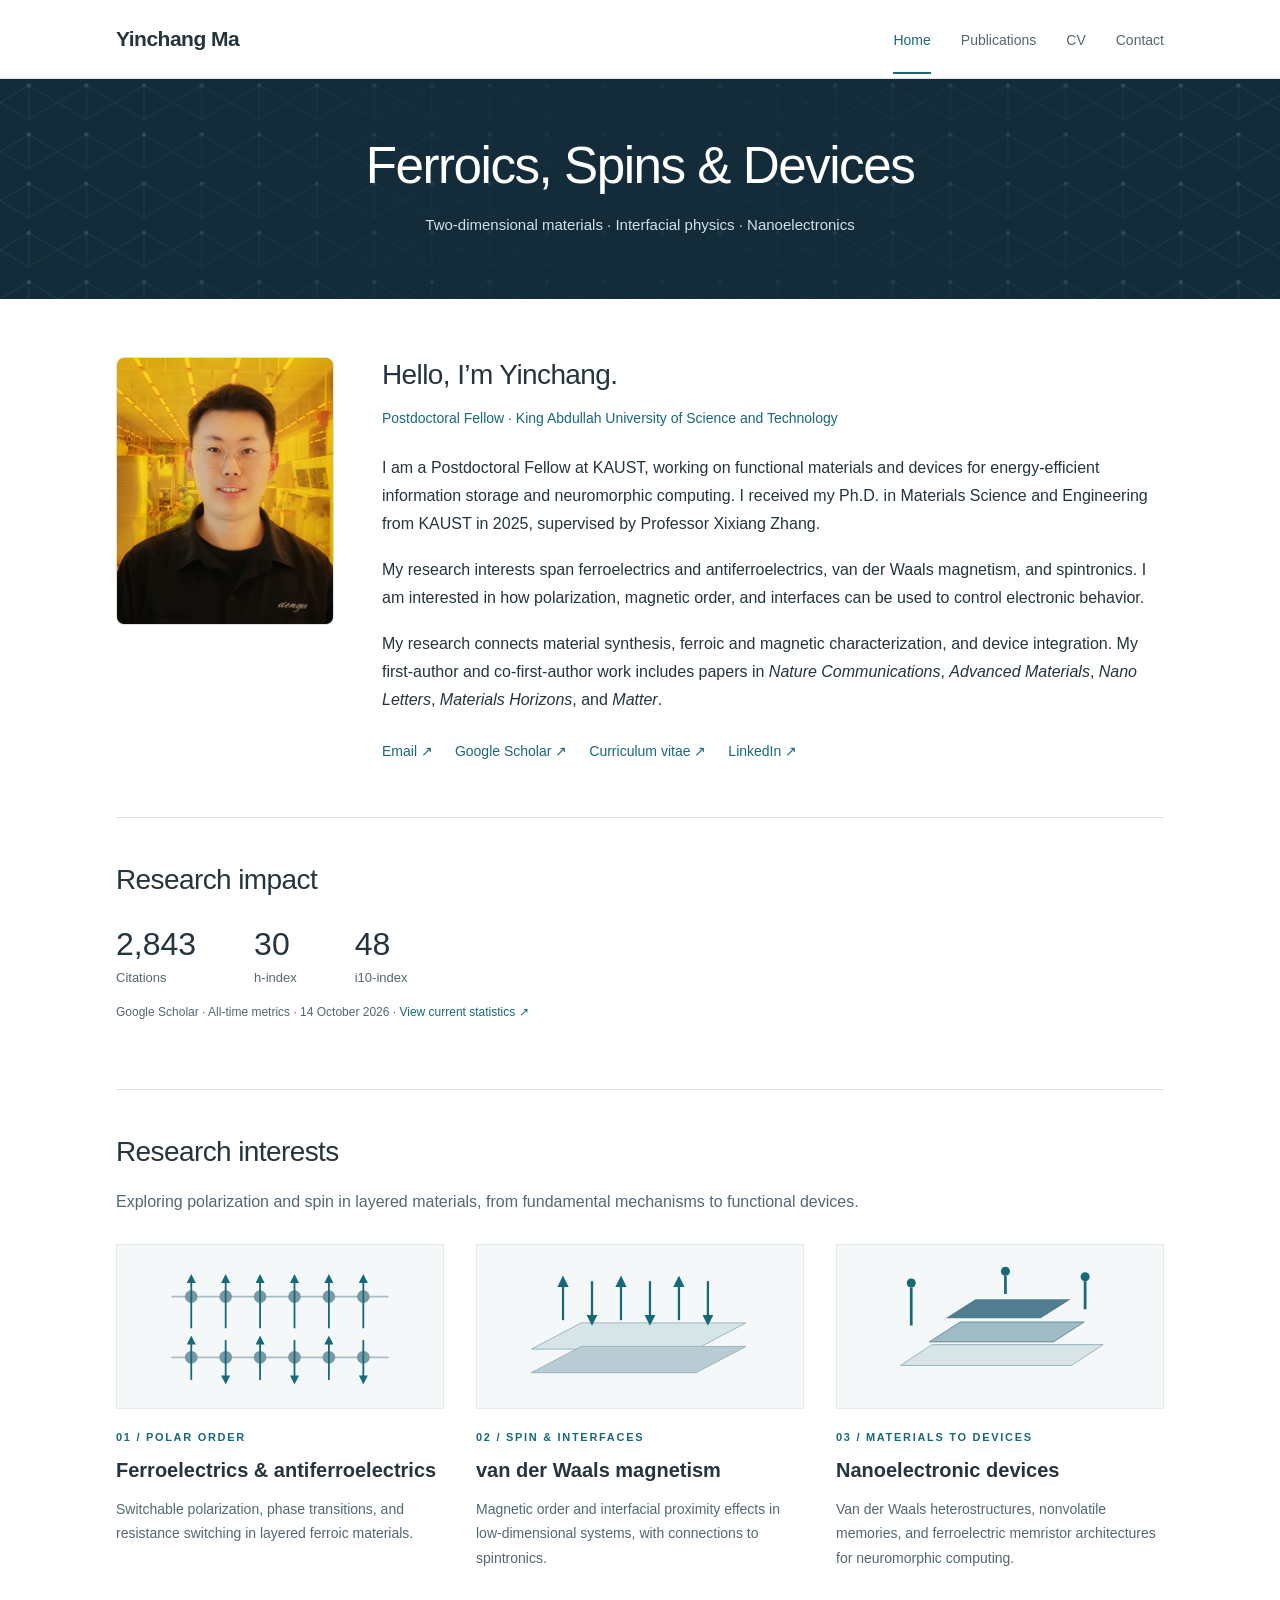
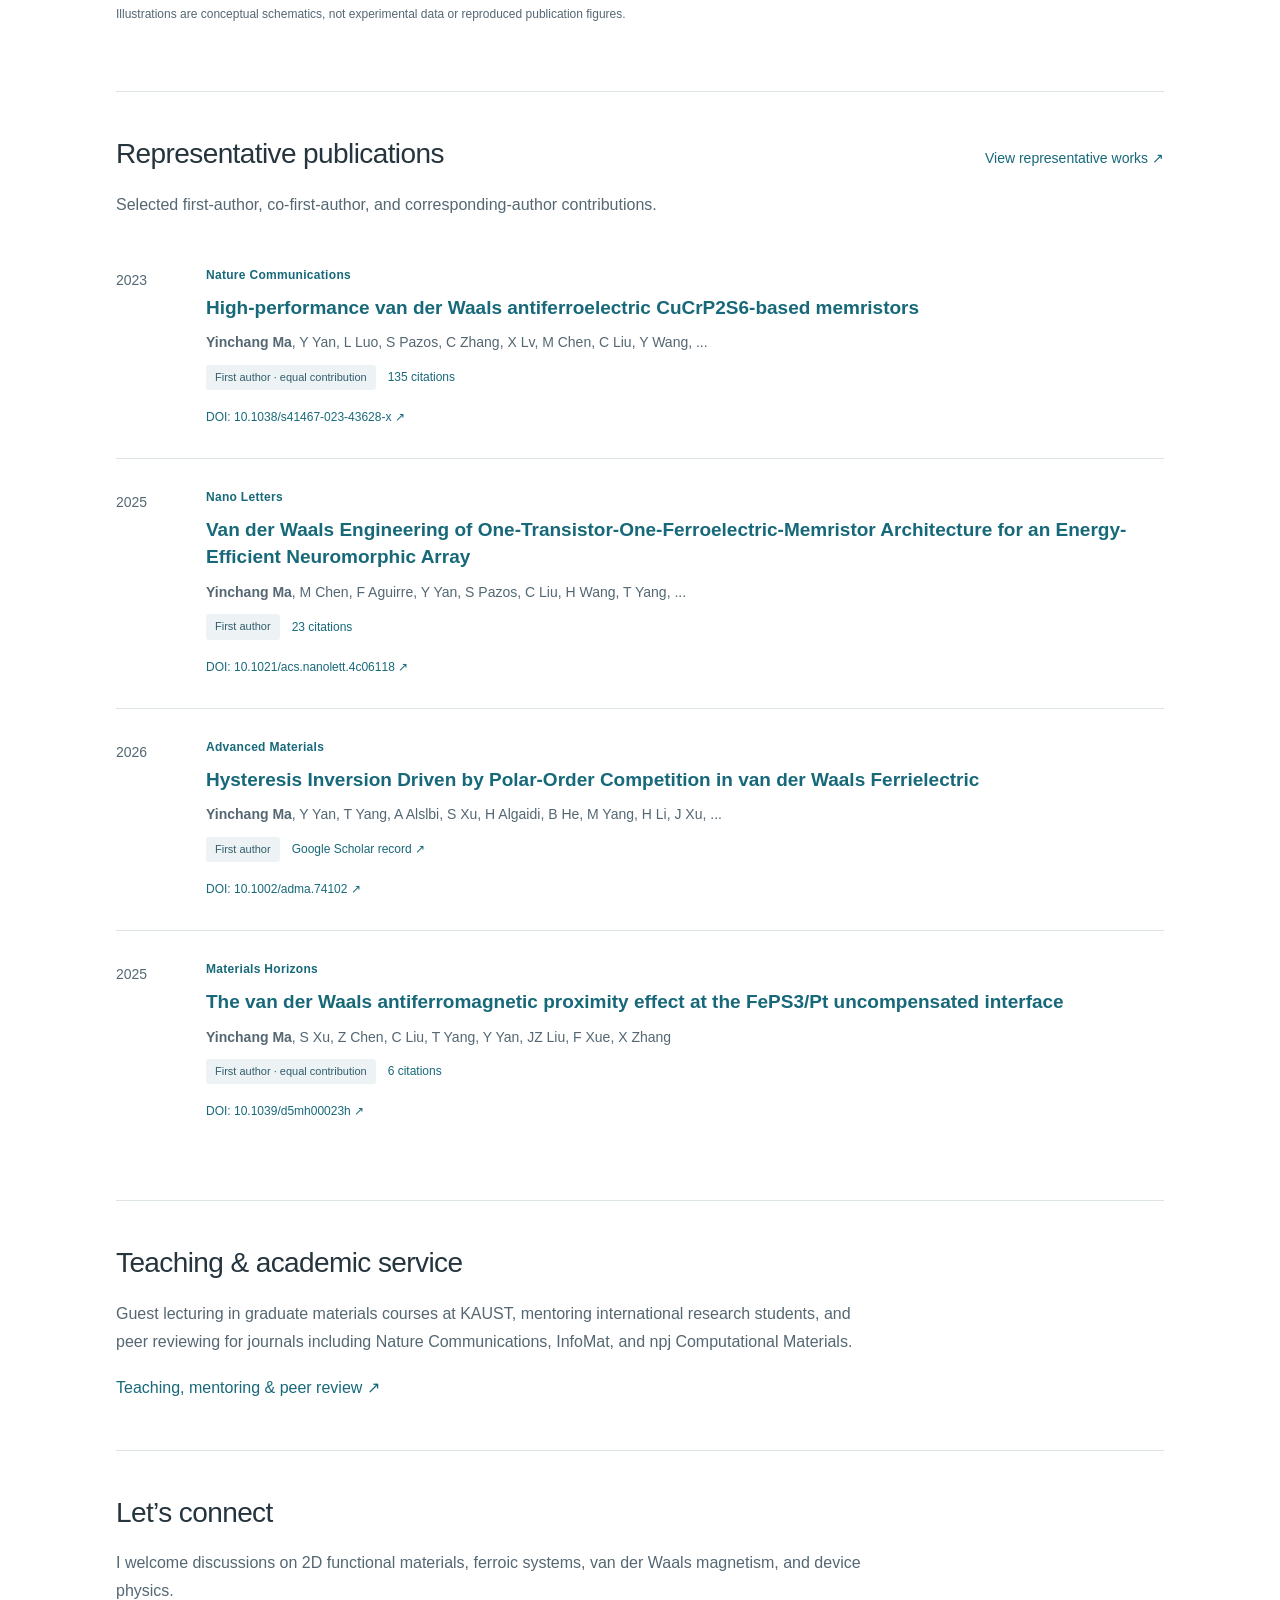
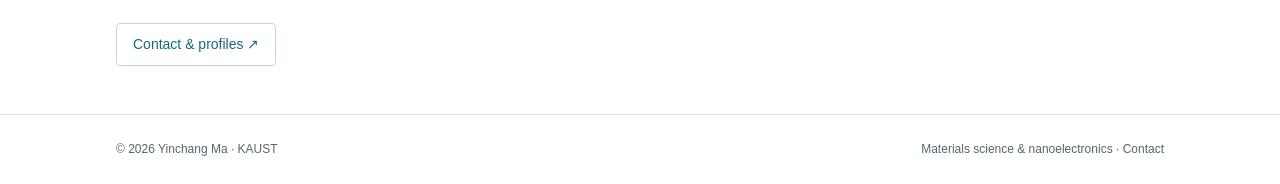
<file: index.html>
<!doctype html>
<html lang="en"><head><meta charset="utf-8"><meta name="viewport" content="width=device-width, initial-scale=1"><meta name="description" content="Yinchang Ma, Postdoctoral Fellow at KAUST. Research in 2D materials, ferroelectrics, antiferroelectrics, van der Waals magnetism, spintronics and nanoelectronic devices."><meta name="theme-color" content="#142c39"><title>Ferroics, Spins & Devices | Yinchang Ma</title><link rel="icon" type="image/svg+xml" href="favicon.svg"><link rel="stylesheet" href="style.css"><script src="site.js" defer></script></head><body><a class="skip" href="#main">Skip to content</a><header class="site-header"><nav class="wrap nav" aria-label="Main navigation"><a class="brand" href="index.html">Yinchang Ma</a><button class="menu" aria-expanded="false" aria-controls="main-nav">Menu</button><div class="navlinks" id="main-nav"><a href="index.html" aria-current="page">Home</a><a href="publications.html">Publications</a><a href="cv.html">CV</a><a href="contact.html">Contact</a></div></nav></header>
<div class="banner"><div class="wrap"><h1>Ferroics, Spins &amp; Devices</h1><p>Two-dimensional materials · Interfacial physics · Nanoelectronics</p></div></div><main id="main" class="wrap"><section class="intro" aria-labelledby="intro-title"><div class="portrait photo"><img src="portrait.jpg" alt="Yinchang Ma in a laboratory" width="2838" height="2838" fetchpriority="high"></div><div><h2 id="intro-title">Hello, I’m Yinchang.</h2><p class="role">Postdoctoral Fellow · King Abdullah University of Science and Technology</p><p>I am a Postdoctoral Fellow at KAUST, working on functional materials and devices for energy-efficient information storage and neuromorphic computing. I received my Ph.D. in Materials Science and Engineering from KAUST in 2025, supervised by Professor Xixiang Zhang.</p><p>My research interests span ferroelectrics and antiferroelectrics, van der Waals magnetism, and spintronics. I am interested in how polarization, magnetic order, and interfaces can be used to control electronic behavior.</p><p>My research connects material synthesis, ferroic and magnetic characterization, and device integration. My first-author and co-first-author work includes papers in <em>Nature Communications</em>, <em>Advanced Materials</em>, <em>Nano Letters</em>, <em>Materials Horizons</em>, and <em>Matter</em>.</p><div class="links"><a href="mailto:yinchangma@gmail.com">Email ↗</a><a href="https://scholar.google.com/citations?user=0b5xoz0AAAAJ&hl=en">Google Scholar ↗</a><a href="yinchang-ma-cv.pdf">Curriculum vitae ↗</a><a href="https://www.linkedin.com/in/yinchang-ma-476800216/">LinkedIn ↗</a></div></div></section>
<section class="section"><h2>Research impact</h2><div class="metrics"><div><strong>2,843</strong><span>Citations</span></div><div><strong>30</strong><span>h-index</span></div><div><strong>48</strong><span>i10-index</span></div></div><p class="status">Google Scholar · All-time metrics · 14 October 2026 · <a href="https://scholar.google.com/citations?user=0b5xoz0AAAAJ&hl=en">View current statistics ↗</a></p></section><section class="section" id="research"><div class="section-title"><h2>Research interests</h2></div><p class="lede">Exploring polarization and spin in layered materials, from fundamental mechanisms to functional devices.</p><div class="research"><article><svg class="diagram" viewBox="0 0 320 180" role="img" aria-label="Conceptual polarization illustration"><defs><marker id="arrow-polarization" viewBox="0 0 10 10" refX="5" refY="5" markerWidth="5" markerHeight="5" orient="auto-start-reverse"><path d="M0 0L10 5L0 10Z" fill="#17697a"/></marker></defs><path d="M40 57H280M40 124H280" stroke="#a8bdc5" stroke-width="2"/><circle cx="62" cy="57" r="7" fill="#7798a5"/><path d="M62 92V37" stroke="#17697a" stroke-width="2" marker-end="url(#arrow-polarization)"/><circle cx="62" cy="124" r="7" fill="#7798a5"/><path d="M62 149V105" stroke="#17697a" stroke-width="2" marker-end="url(#arrow-polarization)"/><circle cx="100" cy="57" r="7" fill="#7798a5"/><path d="M100 92V37" stroke="#17697a" stroke-width="2" marker-end="url(#arrow-polarization)"/><circle cx="100" cy="124" r="7" fill="#7798a5"/><path d="M100 105V149" stroke="#17697a" stroke-width="2" marker-end="url(#arrow-polarization)"/><circle cx="138" cy="57" r="7" fill="#7798a5"/><path d="M138 92V37" stroke="#17697a" stroke-width="2" marker-end="url(#arrow-polarization)"/><circle cx="138" cy="124" r="7" fill="#7798a5"/><path d="M138 149V105" stroke="#17697a" stroke-width="2" marker-end="url(#arrow-polarization)"/><circle cx="176" cy="57" r="7" fill="#7798a5"/><path d="M176 92V37" stroke="#17697a" stroke-width="2" marker-end="url(#arrow-polarization)"/><circle cx="176" cy="124" r="7" fill="#7798a5"/><path d="M176 105V149" stroke="#17697a" stroke-width="2" marker-end="url(#arrow-polarization)"/><circle cx="214" cy="57" r="7" fill="#7798a5"/><path d="M214 92V37" stroke="#17697a" stroke-width="2" marker-end="url(#arrow-polarization)"/><circle cx="214" cy="124" r="7" fill="#7798a5"/><path d="M214 149V105" stroke="#17697a" stroke-width="2" marker-end="url(#arrow-polarization)"/><circle cx="252" cy="57" r="7" fill="#7798a5"/><path d="M252 92V37" stroke="#17697a" stroke-width="2" marker-end="url(#arrow-polarization)"/><circle cx="252" cy="124" r="7" fill="#7798a5"/><path d="M252 105V149" stroke="#17697a" stroke-width="2" marker-end="url(#arrow-polarization)"/></svg><div class="kicker">01 / Polar order</div><h3>Ferroelectrics & antiferroelectrics</h3><p>Switchable polarization, phase transitions, and resistance switching in layered ferroic materials.</p></article><article><svg class="diagram" viewBox="0 0 320 180" role="img" aria-label="Conceptual magnetism illustration"><defs><marker id="arrow-magnetism" viewBox="0 0 10 10" refX="5" refY="5" markerWidth="5" markerHeight="5" orient="auto-start-reverse"><path d="M0 0L10 5L0 10Z" fill="#17697a"/></marker></defs><path d="M40 115L222 115L277 86L95 86Z" fill="#d7e4e8" stroke="#94b1bd"/><path d="M40 141L222 141L277 112L95 112Z" fill="#b9ccd4" stroke="#94b1bd"/><path d="M75 83V40" stroke="#17697a" stroke-width="2.5" marker-end="url(#arrow-magnetism)"/><path d="M107 40V83" stroke="#17697a" stroke-width="2.5" marker-end="url(#arrow-magnetism)"/><path d="M139 83V40" stroke="#17697a" stroke-width="2.5" marker-end="url(#arrow-magnetism)"/><path d="M171 40V83" stroke="#17697a" stroke-width="2.5" marker-end="url(#arrow-magnetism)"/><path d="M203 83V40" stroke="#17697a" stroke-width="2.5" marker-end="url(#arrow-magnetism)"/><path d="M235 40V83" stroke="#17697a" stroke-width="2.5" marker-end="url(#arrow-magnetism)"/></svg><div class="kicker">02 / Spin & interfaces</div><h3>van der Waals magnetism</h3><p>Magnetic order and interfacial proximity effects in low-dimensional systems, with connections to spintronics.</p></article><article><svg class="diagram" viewBox="0 0 320 180" role="img" aria-label="Conceptual devices illustration"><defs><marker id="arrow-devices" viewBox="0 0 10 10" refX="5" refY="5" markerWidth="5" markerHeight="5" orient="auto-start-reverse"><path d="M0 0L10 5L0 10Z" fill="#17697a"/></marker></defs><path d="M50 133L239 133L274 110L85 110Z" fill="#d7e4e8" stroke="#94b1bd"/><path d="M82 107L219 107L253 85L116 85Z" fill="#9ebbc6" stroke="#648795"/><path d="M100 81L205 81L238 60L133 60Z" fill="#507d90"/><path d="M62 47V89M254 40V71M166 34V54" stroke="#17697a" stroke-width="3"/><circle cx="62" cy="42" r="5" fill="#17697a"/><circle cx="254" cy="35" r="5" fill="#17697a"/><circle cx="166" cy="29" r="5" fill="#17697a"/></svg><div class="kicker">03 / Materials to devices</div><h3>Nanoelectronic devices</h3><p>Van der Waals heterostructures, nonvolatile memories, and ferroelectric memristor architectures for neuromorphic computing.</p></article></div><p class="caption">Illustrations are conceptual schematics, not experimental data or reproduced publication figures.</p></section><section class="section"><div class="section-title"><h2>Representative publications</h2><a href="publications.html">View representative works ↗</a></div><p class="lede">Selected first-author, co-first-author, and corresponding-author contributions.</p><article class="pub" data-topic="Ferroics"><div class="year">2023</div><div><div class="journal">Nature Communications</div><h3><a href="https://doi.org/10.1038/s41467-023-43628-x">High-performance van der Waals antiferroelectric CuCrP2S6-based memristors</a></h3><p class="authors"><strong>Yinchang Ma</strong>, Y Yan, L Luo, S Pazos, C Zhang, X Lv, M Chen, C Liu, Y Wang, ...</p><div class="pub-meta"><span class="author-role">First author · equal contribution</span><span class="citation-count"><a href="https://scholar.google.com/citations?view_op=view_citation&amp;hl=en&amp;user=0b5xoz0AAAAJ&amp;citation_for_view=0b5xoz0AAAAJ:aqlVkmm33-oC">135 citations</a></span></div><a class="doi" href="https://doi.org/10.1038/s41467-023-43628-x">DOI: 10.1038/s41467-023-43628-x ↗</a> </div></article><article class="pub" data-topic="Devices"><div class="year">2025</div><div><div class="journal">Nano Letters</div><h3><a href="https://doi.org/10.1021/acs.nanolett.4c06118">Van der Waals Engineering of One-Transistor-One-Ferroelectric-Memristor Architecture for an Energy-Efficient Neuromorphic Array</a></h3><p class="authors"><strong>Yinchang Ma</strong>, M Chen, F Aguirre, Y Yan, S Pazos, C Liu, H Wang, T Yang, ...</p><div class="pub-meta"><span class="author-role">First author</span><span class="citation-count"><a href="https://scholar.google.com/citations?view_op=view_citation&amp;hl=en&amp;user=0b5xoz0AAAAJ&amp;cstart=20&amp;pagesize=80&amp;citation_for_view=0b5xoz0AAAAJ:r0BpntZqJG4C">23 citations</a></span></div><a class="doi" href="https://doi.org/10.1021/acs.nanolett.4c06118">DOI: 10.1021/acs.nanolett.4c06118 ↗</a> </div></article><article class="pub" data-topic="Ferroics"><div class="year">2026</div><div><div class="journal">Advanced Materials</div><h3><a href="https://doi.org/10.1002/adma.74102">Hysteresis Inversion Driven by Polar-Order Competition in van der Waals Ferrielectric</a></h3><p class="authors"><strong>Yinchang Ma</strong>, Y Yan, T Yang, A Alslbi, S Xu, H Algaidi, B He, M Yang, H Li, J Xu, ...</p><div class="pub-meta"><span class="author-role">First author</span><span class="citation-count"><a href="https://scholar.google.com/citations?view_op=view_citation&amp;hl=en&amp;user=0b5xoz0AAAAJ&amp;cstart=20&amp;pagesize=80&amp;citation_for_view=0b5xoz0AAAAJ:NaGl4SEjCO4C">Google Scholar record ↗</a></span></div><a class="doi" href="https://doi.org/10.1002/adma.74102">DOI: 10.1002/adma.74102 ↗</a> </div></article><article class="pub" data-topic="Magnetism"><div class="year">2025</div><div><div class="journal">Materials Horizons</div><h3><a href="https://doi.org/10.1039/d5mh00023h">The van der Waals antiferromagnetic proximity effect at the FePS3/Pt uncompensated interface</a></h3><p class="authors"><strong>Yinchang Ma</strong>, S Xu, Z Chen, C Liu, T Yang, Y Yan, JZ Liu, F Xue, X Zhang</p><div class="pub-meta"><span class="author-role">First author · equal contribution</span><span class="citation-count"><a href="https://scholar.google.com/citations?view_op=view_citation&amp;hl=en&amp;user=0b5xoz0AAAAJ&amp;cstart=20&amp;pagesize=80&amp;citation_for_view=0b5xoz0AAAAJ:j3f4tGmQtD8C">6 citations</a></span></div><a class="doi" href="https://doi.org/10.1039/d5mh00023h">DOI: 10.1039/d5mh00023h ↗</a> </div></article></section><section class="section"><h2>Teaching &amp; academic service</h2><p class="lede">Guest lecturing in graduate materials courses at KAUST, mentoring international research students, and peer reviewing for journals including Nature Communications, InfoMat, and npj Computational Materials.</p><a href="cv.html#service">Teaching, mentoring &amp; peer review ↗</a></section><section class="section"><h2>Let’s connect</h2><p class="lede">I welcome discussions on 2D functional materials, ferroic systems, van der Waals magnetism, and device physics.</p><a class="button-link" href="contact.html">Contact &amp; profiles ↗</a></section></main><footer class="footer"><div class="wrap"><span>© 2026 Yinchang Ma · KAUST</span><span>Materials science &amp; nanoelectronics · <a href="contact.html">Contact</a></span></div></footer></body></html>
</file>
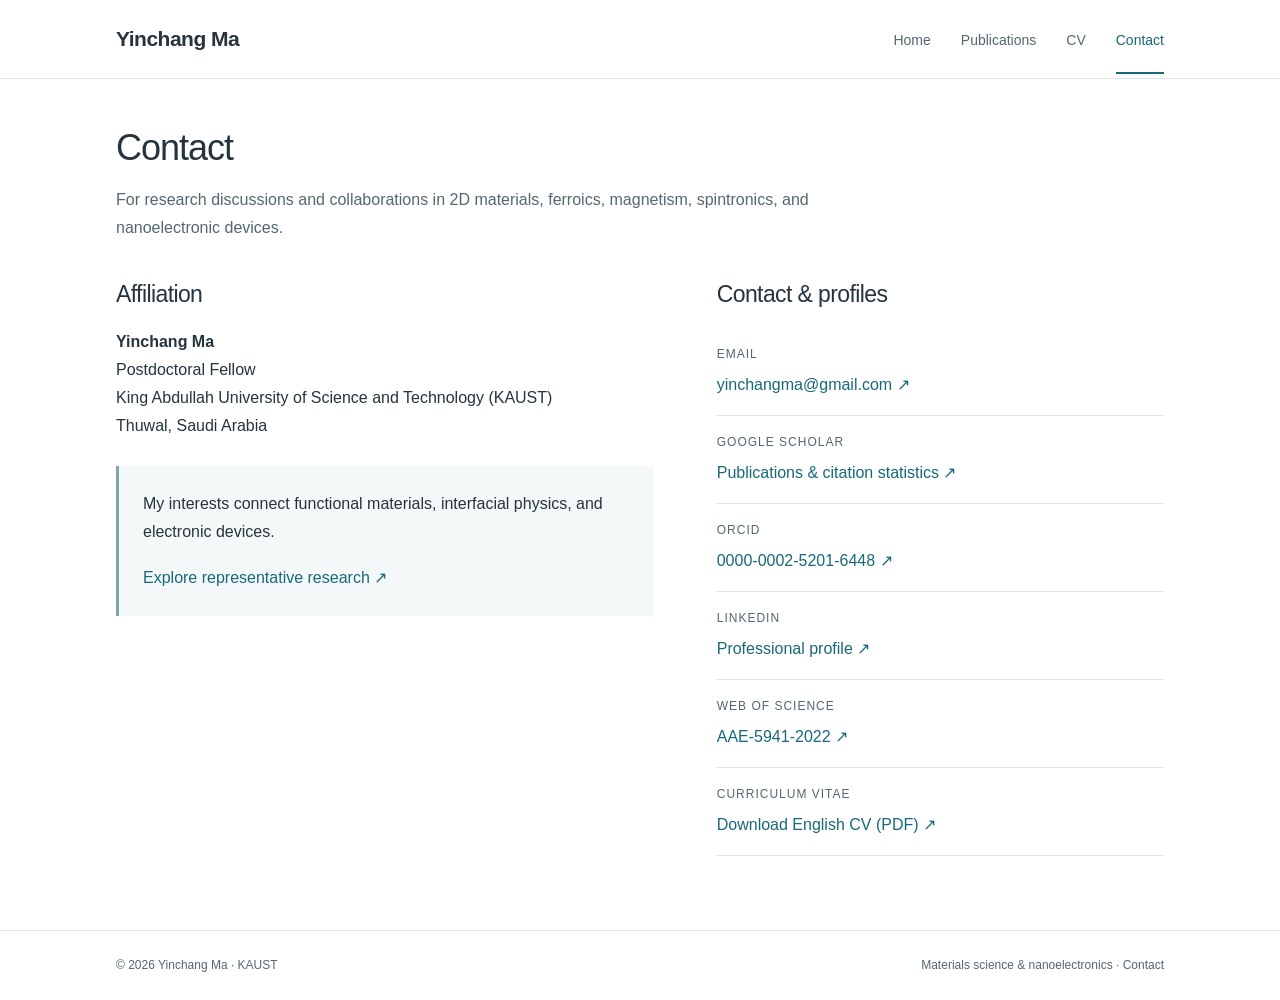
<file: contact.html>
<!doctype html>
<html lang="en"><head><meta charset="utf-8"><meta name="viewport" content="width=device-width, initial-scale=1"><meta name="description" content="Yinchang Ma, Postdoctoral Fellow at KAUST. Research in 2D materials, ferroelectrics, antiferroelectrics, van der Waals magnetism, spintronics and nanoelectronic devices."><meta name="theme-color" content="#142c39"><title>Contact | Yinchang Ma</title><link rel="icon" type="image/svg+xml" href="favicon.svg"><link rel="stylesheet" href="style.css"><script src="site.js" defer></script></head><body><a class="skip" href="#main">Skip to content</a><header class="site-header"><nav class="wrap nav" aria-label="Main navigation"><a class="brand" href="index.html">Yinchang Ma</a><button class="menu" aria-expanded="false" aria-controls="main-nav">Menu</button><div class="navlinks" id="main-nav"><a href="index.html">Home</a><a href="publications.html">Publications</a><a href="cv.html">CV</a><a href="contact.html" aria-current="page">Contact</a></div></nav></header>
<main id="main" class="wrap"><div class="page"><h1>Contact</h1><p class="lede">For research discussions and collaborations in 2D materials, ferroics, magnetism, spintronics, and nanoelectronic devices.</p><div class="contact-grid"><section><h2>Affiliation</h2><p><strong>Yinchang Ma</strong><br>Postdoctoral Fellow<br>King Abdullah University of Science and Technology (KAUST)<br>Thuwal, Saudi Arabia</p><div class="subtle-box"><p>My interests connect functional materials, interfacial physics, and electronic devices.</p><p><a href="publications.html">Explore representative research ↗</a></p></div></section><section><h2>Contact &amp; profiles</h2><dl><div class="contact-item"><dt>Email</dt><dd><a href="mailto:yinchangma@gmail.com">yinchangma@gmail.com ↗</a></dd></div><div class="contact-item"><dt>Google Scholar</dt><dd><a href="https://scholar.google.com/citations?user=0b5xoz0AAAAJ&amp;hl=en">Publications & citation statistics ↗</a></dd></div><div class="contact-item"><dt>ORCID</dt><dd><a href="https://orcid.org/0000-0002-5201-6448">0000-0002-5201-6448 ↗</a></dd></div><div class="contact-item"><dt>LinkedIn</dt><dd><a href="https://www.linkedin.com/in/yinchang-ma-476800216/">Professional profile ↗</a></dd></div><div class="contact-item"><dt>Web of Science</dt><dd><a href="https://www.webofscience.com/wos/author/record/AAE-5941-2022">AAE-5941-2022 ↗</a></dd></div><div class="contact-item"><dt>Curriculum vitae</dt><dd><a href="yinchang-ma-cv.pdf">Download English CV (PDF) ↗</a></dd></div></dl></section></div></div></main><footer class="footer"><div class="wrap"><span>© 2026 Yinchang Ma · KAUST</span><span>Materials science &amp; nanoelectronics · <a href="contact.html">Contact</a></span></div></footer></body></html>
</file>
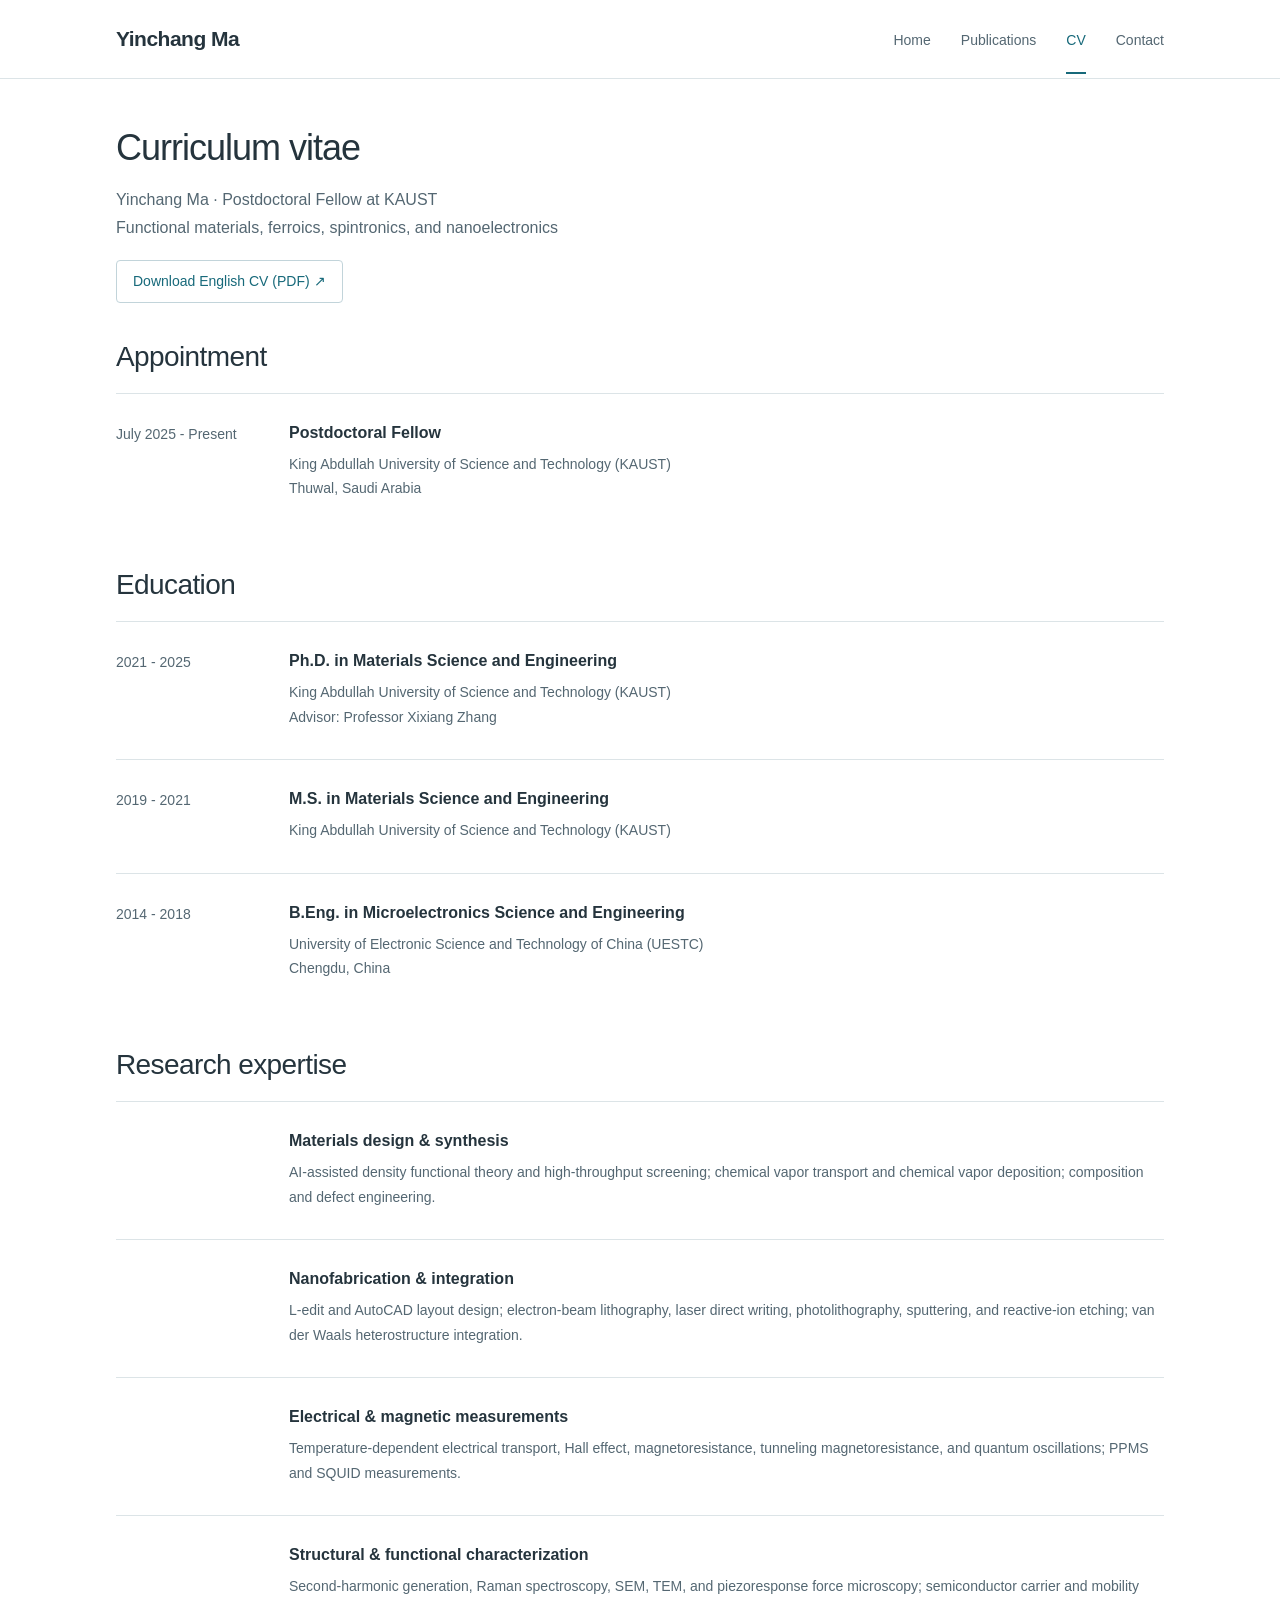
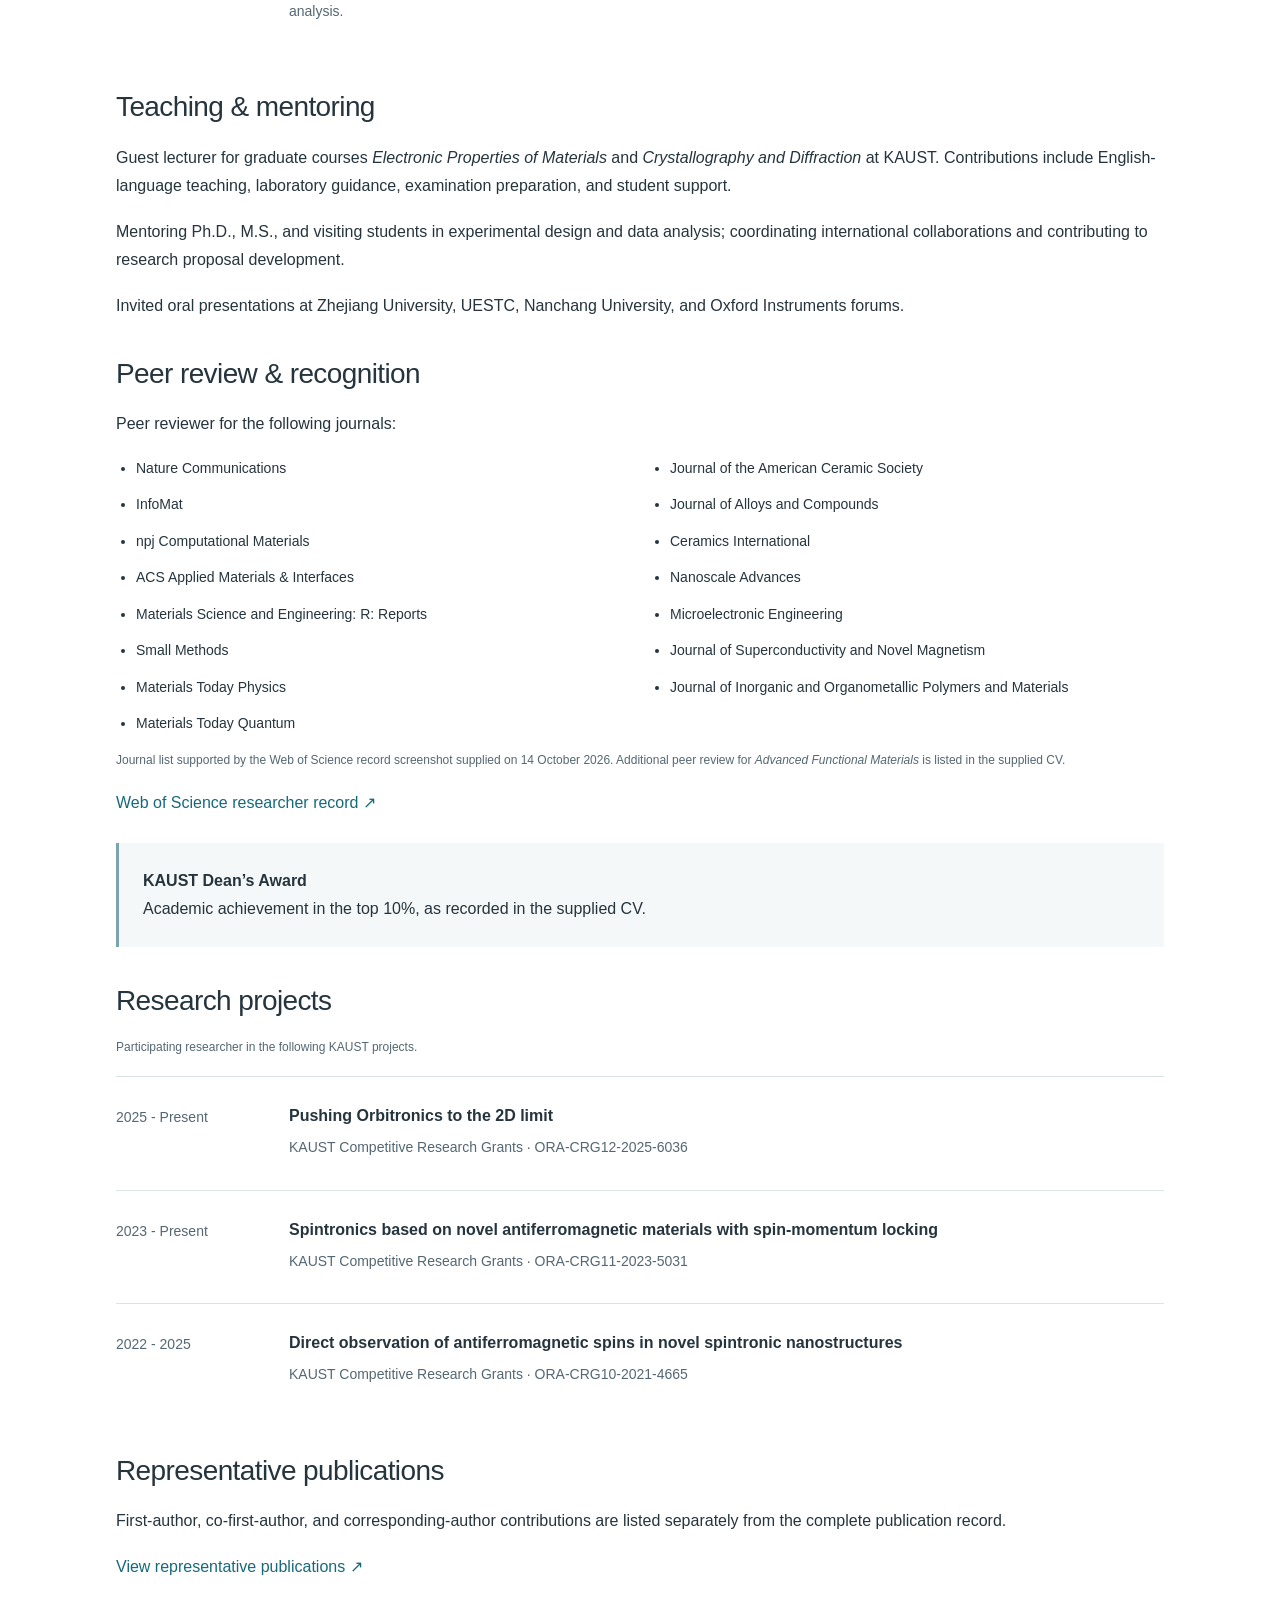
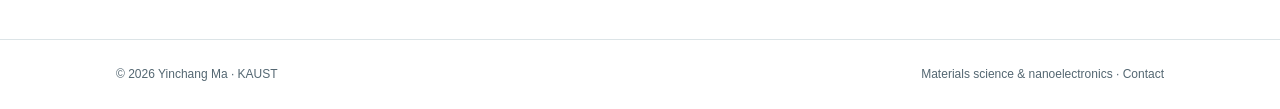
<file: cv.html>
<!doctype html>
<html lang="en"><head><meta charset="utf-8"><meta name="viewport" content="width=device-width, initial-scale=1"><meta name="description" content="Yinchang Ma, Postdoctoral Fellow at KAUST. Research in 2D materials, ferroelectrics, antiferroelectrics, van der Waals magnetism, spintronics and nanoelectronic devices."><meta name="theme-color" content="#142c39"><title>Academic Profile | Yinchang Ma</title><link rel="icon" type="image/svg+xml" href="favicon.svg"><link rel="stylesheet" href="style.css"><script src="site.js" defer></script></head><body><a class="skip" href="#main">Skip to content</a><header class="site-header"><nav class="wrap nav" aria-label="Main navigation"><a class="brand" href="index.html">Yinchang Ma</a><button class="menu" aria-expanded="false" aria-controls="main-nav">Menu</button><div class="navlinks" id="main-nav"><a href="index.html">Home</a><a href="publications.html">Publications</a><a href="cv.html" aria-current="page">CV</a><a href="contact.html">Contact</a></div></nav></header>
<main id="main" class="wrap"><div class="page"><h1>Curriculum vitae</h1><p class="lede">Yinchang Ma · Postdoctoral Fellow at KAUST<br>Functional materials, ferroics, spintronics, and nanoelectronics</p><a class="button-link" href="yinchang-ma-cv.pdf">Download English CV (PDF) ↗</a><section class="cv-section"><h2>Appointment</h2><div class="row"><div class="year">July 2025 - Present</div><div><strong>Postdoctoral Fellow</strong><p>King Abdullah University of Science and Technology (KAUST)<br>Thuwal, Saudi Arabia</p></div></div></section><section class="cv-section"><h2>Education</h2><div class="row"><div class="year">2021 - 2025</div><div><strong>Ph.D. in Materials Science and Engineering</strong><p>King Abdullah University of Science and Technology (KAUST)<br>Advisor: Professor Xixiang Zhang</p></div></div><div class="row"><div class="year">2019 - 2021</div><div><strong>M.S. in Materials Science and Engineering</strong><p>King Abdullah University of Science and Technology (KAUST)</p></div></div><div class="row"><div class="year">2014 - 2018</div><div><strong>B.Eng. in Microelectronics Science and Engineering</strong><p>University of Electronic Science and Technology of China (UESTC)<br>Chengdu, China</p></div></div></section><section class="cv-section"><h2>Research expertise</h2><div class="row"><div class="year"></div><div><strong>Materials design & synthesis</strong><p>AI-assisted density functional theory and high-throughput screening; chemical vapor transport and chemical vapor deposition; composition and defect engineering.</p></div></div><div class="row"><div class="year"></div><div><strong>Nanofabrication & integration</strong><p>L-edit and AutoCAD layout design; electron-beam lithography, laser direct writing, photolithography, sputtering, and reactive-ion etching; van der Waals heterostructure integration.</p></div></div><div class="row"><div class="year"></div><div><strong>Electrical & magnetic measurements</strong><p>Temperature-dependent electrical transport, Hall effect, magnetoresistance, tunneling magnetoresistance, and quantum oscillations; PPMS and SQUID measurements.</p></div></div><div class="row"><div class="year"></div><div><strong>Structural & functional characterization</strong><p>Second-harmonic generation, Raman spectroscopy, SEM, TEM, and piezoresponse force microscopy; semiconductor carrier and mobility analysis.</p></div></div></section><section class="cv-section"><h2>Teaching &amp; mentoring</h2><p>Guest lecturer for graduate courses <em>Electronic Properties of Materials</em> and <em>Crystallography and Diffraction</em> at KAUST. Contributions include English-language teaching, laboratory guidance, examination preparation, and student support.</p><p>Mentoring Ph.D., M.S., and visiting students in experimental design and data analysis; coordinating international collaborations and contributing to research proposal development.</p><p>Invited oral presentations at Zhejiang University, UESTC, Nanchang University, and Oxford Instruments forums.</p></section><section class="cv-section" id="service"><h2>Peer review &amp; recognition</h2><p>Peer reviewer for the following journals:</p><ul class="journal-list"><li>Nature Communications</li><li>InfoMat</li><li>npj Computational Materials</li><li>ACS Applied Materials &amp; Interfaces</li><li>Materials Science and Engineering: R: Reports</li><li>Small Methods</li><li>Materials Today Physics</li><li>Materials Today Quantum</li><li>Journal of the American Ceramic Society</li><li>Journal of Alloys and Compounds</li><li>Ceramics International</li><li>Nanoscale Advances</li><li>Microelectronic Engineering</li><li>Journal of Superconductivity and Novel Magnetism</li><li>Journal of Inorganic and Organometallic Polymers and Materials</li></ul><p class="status">Journal list supported by the Web of Science record screenshot supplied on 14 October 2026. Additional peer review for <em>Advanced Functional Materials</em> is listed in the supplied CV.</p><p><a href="https://www.webofscience.com/wos/author/record/AAE-5941-2022">Web of Science researcher record ↗</a></p><div class="subtle-box"><strong>KAUST Dean’s Award</strong><p>Academic achievement in the top 10%, as recorded in the supplied CV.</p></div></section><section class="cv-section"><h2>Research projects</h2><p class="status">Participating researcher in the following KAUST projects.</p><div class="row"><div class="year">2025 - Present</div><div><strong>Pushing Orbitronics to the 2D limit</strong><p>KAUST Competitive Research Grants · ORA-CRG12-2025-6036</p></div></div><div class="row"><div class="year">2023 - Present</div><div><strong>Spintronics based on novel antiferromagnetic materials with spin-momentum locking</strong><p>KAUST Competitive Research Grants · ORA-CRG11-2023-5031</p></div></div><div class="row"><div class="year">2022 - 2025</div><div><strong>Direct observation of antiferromagnetic spins in novel spintronic nanostructures</strong><p>KAUST Competitive Research Grants · ORA-CRG10-2021-4665</p></div></div></section><section class="cv-section"><h2>Representative publications</h2><p>First-author, co-first-author, and corresponding-author contributions are listed separately from the complete publication record.</p><a href="publications.html">View representative publications ↗</a></section></div></main><footer class="footer"><div class="wrap"><span>© 2026 Yinchang Ma · KAUST</span><span>Materials science &amp; nanoelectronics · <a href="contact.html">Contact</a></span></div></footer></body></html>
</file>
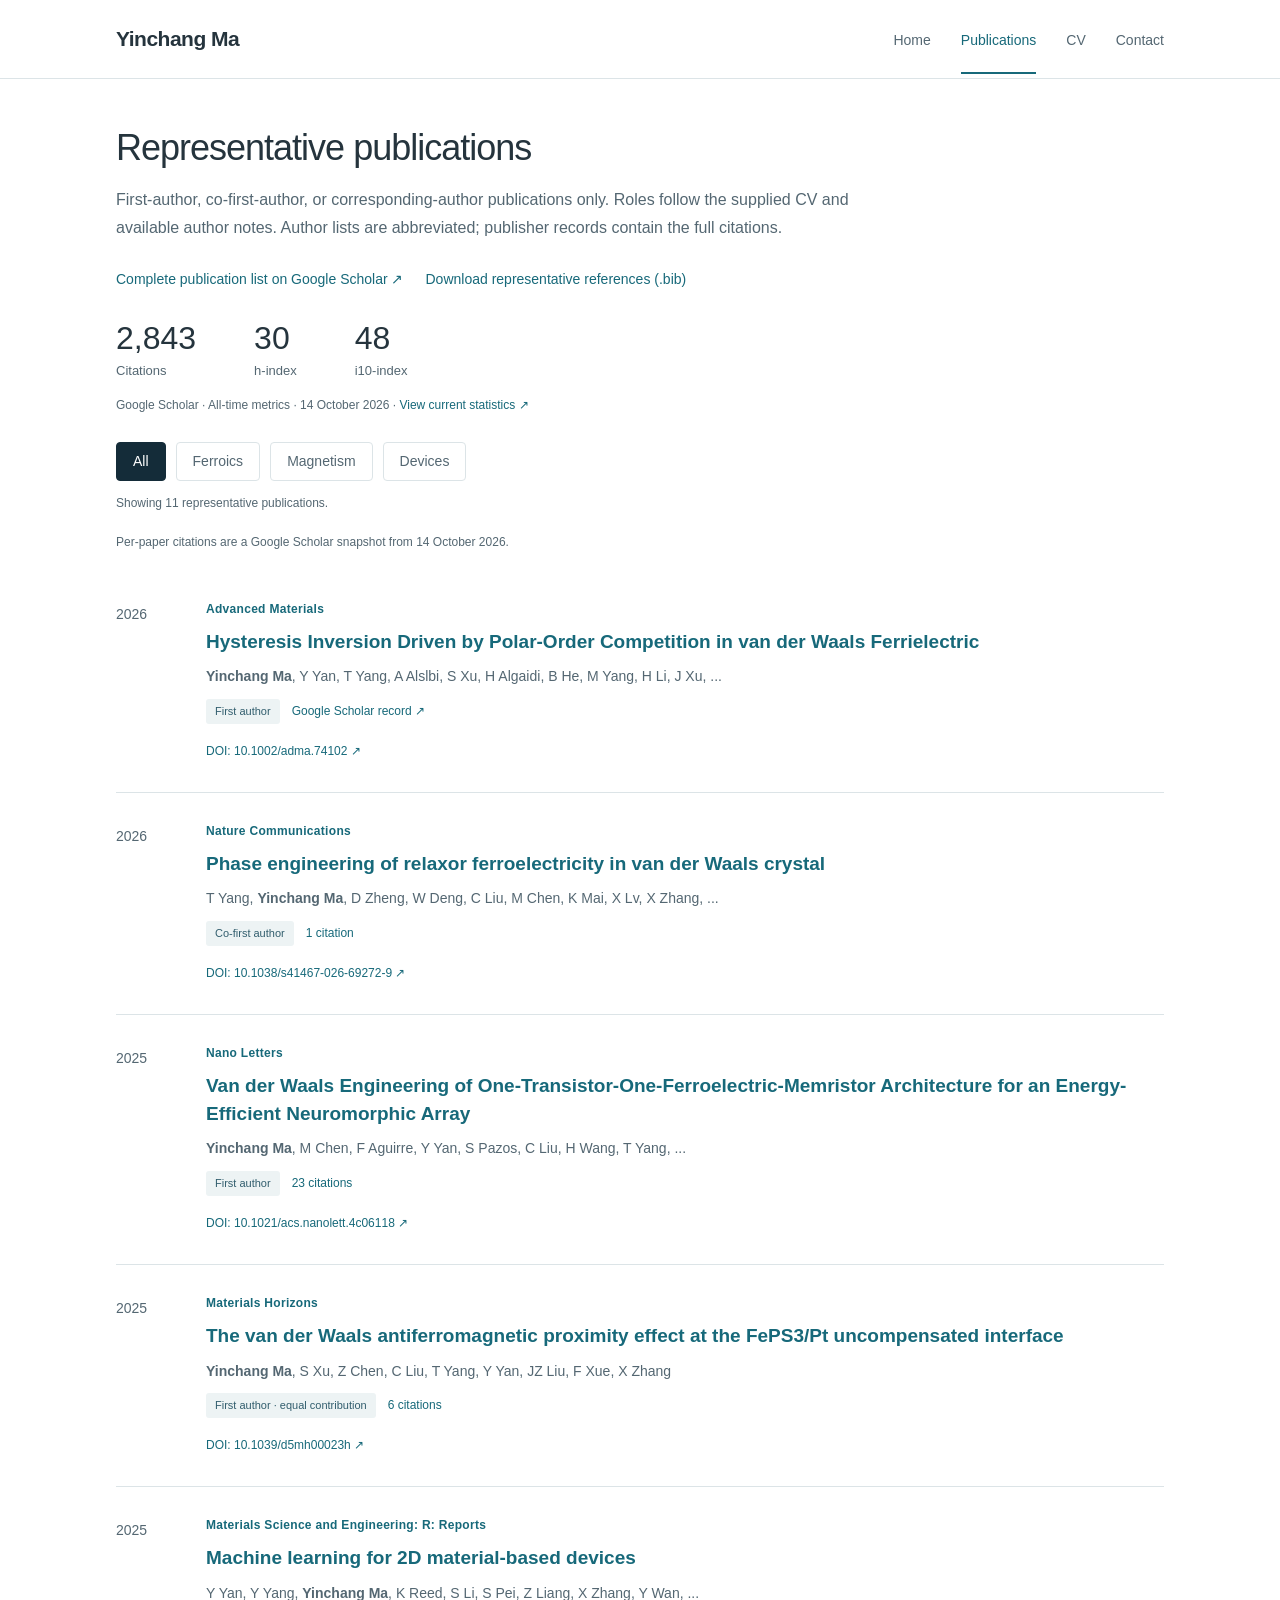
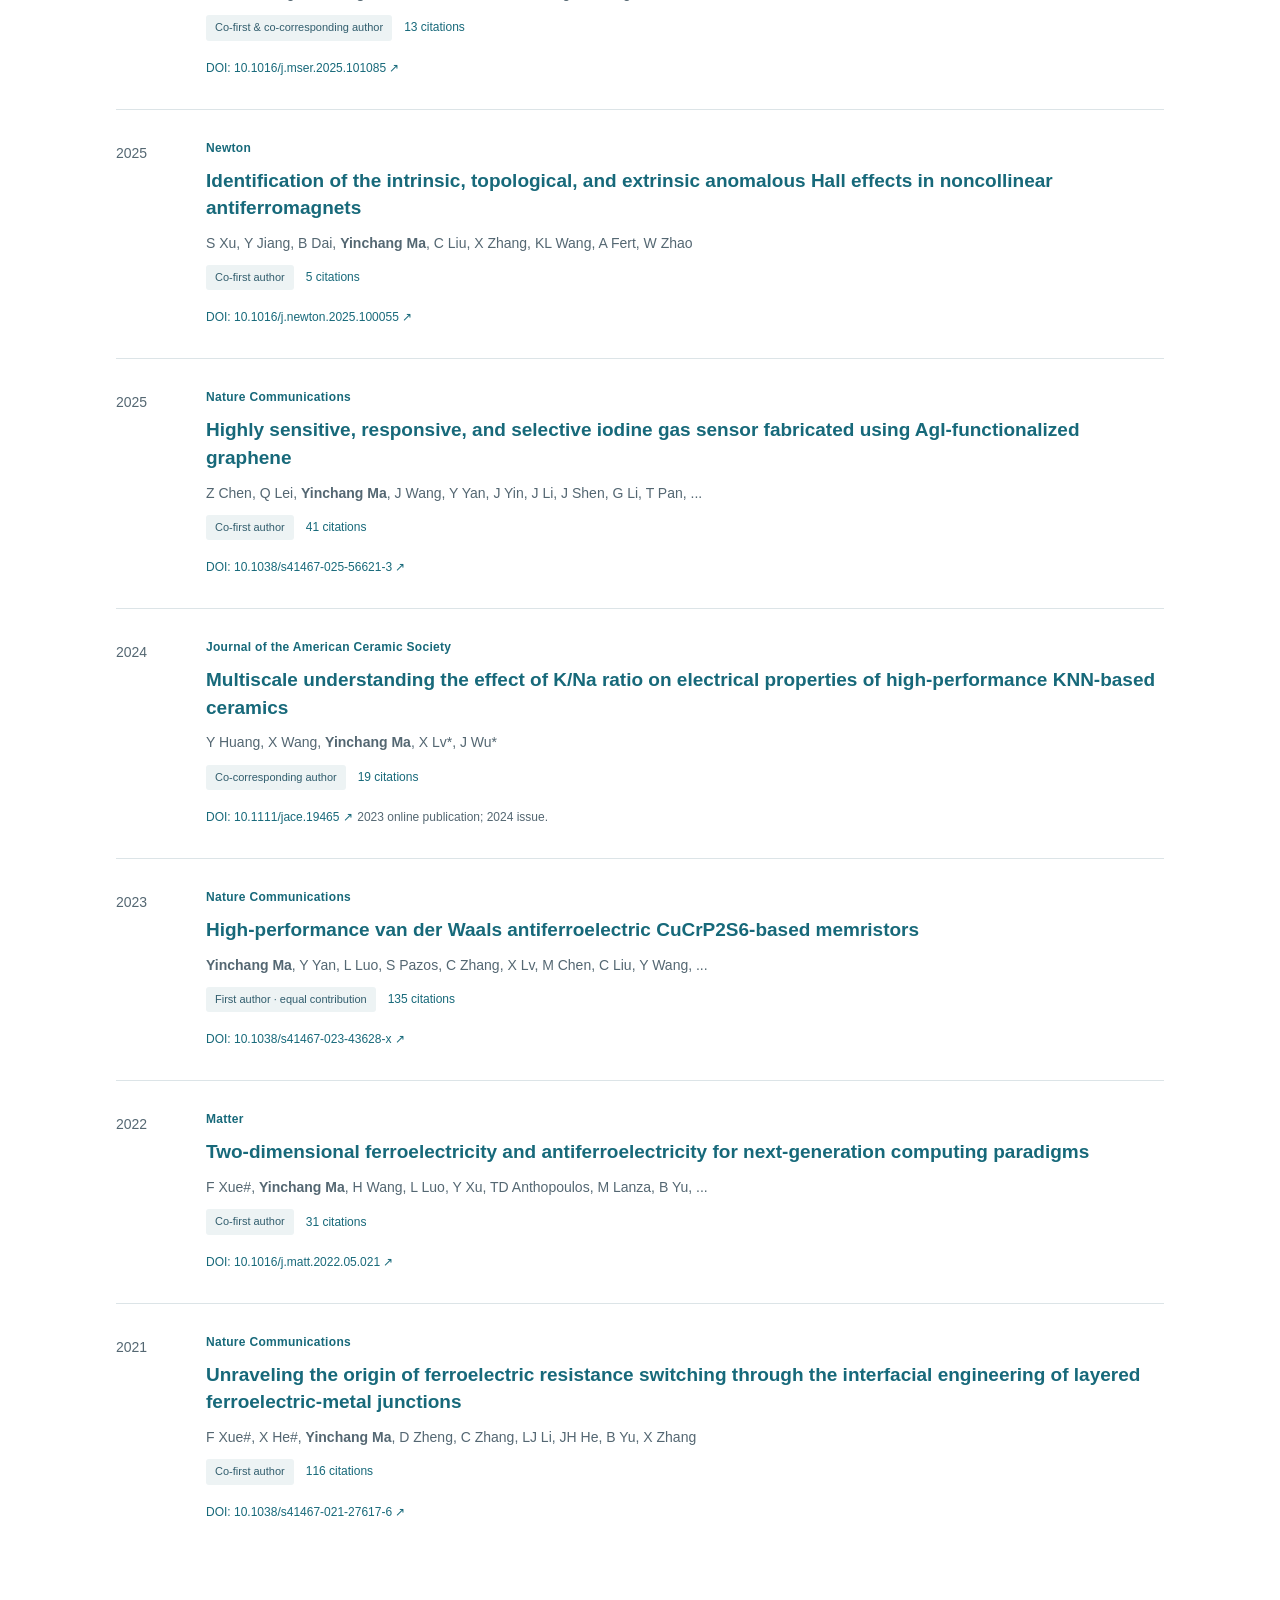
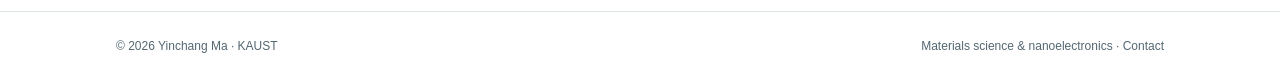
<file: publications.html>
<!doctype html>
<html lang="en"><head><meta charset="utf-8"><meta name="viewport" content="width=device-width, initial-scale=1"><meta name="description" content="Yinchang Ma, Postdoctoral Fellow at KAUST. Research in 2D materials, ferroelectrics, antiferroelectrics, van der Waals magnetism, spintronics and nanoelectronic devices."><meta name="theme-color" content="#142c39"><title>Representative Publications | Yinchang Ma</title><link rel="icon" type="image/svg+xml" href="favicon.svg"><link rel="stylesheet" href="style.css"><script src="site.js" defer></script></head><body><a class="skip" href="#main">Skip to content</a><header class="site-header"><nav class="wrap nav" aria-label="Main navigation"><a class="brand" href="index.html">Yinchang Ma</a><button class="menu" aria-expanded="false" aria-controls="main-nav">Menu</button><div class="navlinks" id="main-nav"><a href="index.html">Home</a><a href="publications.html" aria-current="page">Publications</a><a href="cv.html">CV</a><a href="contact.html">Contact</a></div></nav></header>
<main id="main" class="wrap"><div class="page"><h1>Representative publications</h1><p class="lede">First-author, co-first-author, or corresponding-author publications only. Roles follow the supplied CV and available author notes. Author lists are abbreviated; publisher records contain the full citations.</p><div class="links"><a href="https://scholar.google.com/citations?user=0b5xoz0AAAAJ&hl=en">Complete publication list on Google Scholar ↗</a><a href="publications.bib" download>Download representative references (.bib)</a></div><div class="metrics"><div><strong>2,843</strong><span>Citations</span></div><div><strong>30</strong><span>h-index</span></div><div><strong>48</strong><span>i10-index</span></div></div><p class="status">Google Scholar · All-time metrics · 14 October 2026 · <a href="https://scholar.google.com/citations?user=0b5xoz0AAAAJ&hl=en">View current statistics ↗</a></p><div class="filters" role="group" aria-label="Filter publications"><button data-filter="All" aria-pressed="true">All</button><button data-filter="Ferroics" aria-pressed="false">Ferroics</button><button data-filter="Magnetism" aria-pressed="false">Magnetism</button><button data-filter="Devices" aria-pressed="false">Devices</button></div><p class="status" id="result-count" aria-live="polite">Showing 11 representative publications.</p><p class="status">Per-paper citations are a Google Scholar snapshot from 14 October 2026.</p><article class="pub" data-topic="Ferroics"><div class="year">2026</div><div><div class="journal">Advanced Materials</div><h3><a href="https://doi.org/10.1002/adma.74102">Hysteresis Inversion Driven by Polar-Order Competition in van der Waals Ferrielectric</a></h3><p class="authors"><strong>Yinchang Ma</strong>, Y Yan, T Yang, A Alslbi, S Xu, H Algaidi, B He, M Yang, H Li, J Xu, ...</p><div class="pub-meta"><span class="author-role">First author</span><span class="citation-count"><a href="https://scholar.google.com/citations?view_op=view_citation&amp;hl=en&amp;user=0b5xoz0AAAAJ&amp;cstart=20&amp;pagesize=80&amp;citation_for_view=0b5xoz0AAAAJ:NaGl4SEjCO4C">Google Scholar record ↗</a></span></div><a class="doi" href="https://doi.org/10.1002/adma.74102">DOI: 10.1002/adma.74102 ↗</a> </div></article><article class="pub" data-topic="Ferroics"><div class="year">2026</div><div><div class="journal">Nature Communications</div><h3><a href="https://doi.org/10.1038/s41467-026-69272-9">Phase engineering of relaxor ferroelectricity in van der Waals crystal</a></h3><p class="authors">T Yang, <strong>Yinchang Ma</strong>, D Zheng, W Deng, C Liu, M Chen, K Mai, X Lv, X Zhang, ...</p><div class="pub-meta"><span class="author-role">Co-first author</span><span class="citation-count"><a href="https://scholar.google.com/citations?view_op=view_citation&amp;hl=en&amp;user=0b5xoz0AAAAJ&amp;cstart=20&amp;pagesize=80&amp;citation_for_view=0b5xoz0AAAAJ:ns9cj8rnVeAC">1 citation</a></span></div><a class="doi" href="https://doi.org/10.1038/s41467-026-69272-9">DOI: 10.1038/s41467-026-69272-9 ↗</a> </div></article><article class="pub" data-topic="Devices"><div class="year">2025</div><div><div class="journal">Nano Letters</div><h3><a href="https://doi.org/10.1021/acs.nanolett.4c06118">Van der Waals Engineering of One-Transistor-One-Ferroelectric-Memristor Architecture for an Energy-Efficient Neuromorphic Array</a></h3><p class="authors"><strong>Yinchang Ma</strong>, M Chen, F Aguirre, Y Yan, S Pazos, C Liu, H Wang, T Yang, ...</p><div class="pub-meta"><span class="author-role">First author</span><span class="citation-count"><a href="https://scholar.google.com/citations?view_op=view_citation&amp;hl=en&amp;user=0b5xoz0AAAAJ&amp;cstart=20&amp;pagesize=80&amp;citation_for_view=0b5xoz0AAAAJ:r0BpntZqJG4C">23 citations</a></span></div><a class="doi" href="https://doi.org/10.1021/acs.nanolett.4c06118">DOI: 10.1021/acs.nanolett.4c06118 ↗</a> </div></article><article class="pub" data-topic="Magnetism"><div class="year">2025</div><div><div class="journal">Materials Horizons</div><h3><a href="https://doi.org/10.1039/d5mh00023h">The van der Waals antiferromagnetic proximity effect at the FePS3/Pt uncompensated interface</a></h3><p class="authors"><strong>Yinchang Ma</strong>, S Xu, Z Chen, C Liu, T Yang, Y Yan, JZ Liu, F Xue, X Zhang</p><div class="pub-meta"><span class="author-role">First author · equal contribution</span><span class="citation-count"><a href="https://scholar.google.com/citations?view_op=view_citation&amp;hl=en&amp;user=0b5xoz0AAAAJ&amp;cstart=20&amp;pagesize=80&amp;citation_for_view=0b5xoz0AAAAJ:j3f4tGmQtD8C">6 citations</a></span></div><a class="doi" href="https://doi.org/10.1039/d5mh00023h">DOI: 10.1039/d5mh00023h ↗</a> </div></article><article class="pub" data-topic="Devices"><div class="year">2025</div><div><div class="journal">Materials Science and Engineering: R: Reports</div><h3><a href="https://doi.org/10.1016/j.mser.2025.101085">Machine learning for 2D material-based devices</a></h3><p class="authors">Y Yan, Y Yang, <strong>Yinchang Ma</strong>, K Reed, S Li, S Pei, Z Liang, X Zhang, Y Wan, ...</p><div class="pub-meta"><span class="author-role">Co-first &amp; co-corresponding author</span><span class="citation-count"><a href="https://scholar.google.com/citations?view_op=view_citation&amp;hl=en&amp;user=0b5xoz0AAAAJ&amp;cstart=20&amp;pagesize=80&amp;citation_for_view=0b5xoz0AAAAJ:k_IJM867U9cC">13 citations</a></span></div><a class="doi" href="https://doi.org/10.1016/j.mser.2025.101085">DOI: 10.1016/j.mser.2025.101085 ↗</a> </div></article><article class="pub" data-topic="Magnetism"><div class="year">2025</div><div><div class="journal">Newton</div><h3><a href="https://doi.org/10.1016/j.newton.2025.100055">Identification of the intrinsic, topological, and extrinsic anomalous Hall effects in noncollinear antiferromagnets</a></h3><p class="authors">S Xu, Y Jiang, B Dai, <strong>Yinchang Ma</strong>, C Liu, X Zhang, KL Wang, A Fert, W Zhao</p><div class="pub-meta"><span class="author-role">Co-first author</span><span class="citation-count"><a href="https://scholar.google.com/citations?view_op=view_citation&amp;hl=en&amp;user=0b5xoz0AAAAJ&amp;cstart=20&amp;pagesize=80&amp;citation_for_view=0b5xoz0AAAAJ:RHpTSmoSYBkC">5 citations</a></span></div><a class="doi" href="https://doi.org/10.1016/j.newton.2025.100055">DOI: 10.1016/j.newton.2025.100055 ↗</a> </div></article><article class="pub" data-topic="Devices"><div class="year">2025</div><div><div class="journal">Nature Communications</div><h3><a href="https://doi.org/10.1038/s41467-025-56621-3">Highly sensitive, responsive, and selective iodine gas sensor fabricated using AgI-functionalized graphene</a></h3><p class="authors">Z Chen, Q Lei, <strong>Yinchang Ma</strong>, J Wang, Y Yan, J Yin, J Li, J Shen, G Li, T Pan, ...</p><div class="pub-meta"><span class="author-role">Co-first author</span><span class="citation-count"><a href="https://scholar.google.com/citations?view_op=view_citation&amp;hl=en&amp;user=0b5xoz0AAAAJ&amp;citation_for_view=0b5xoz0AAAAJ:TQgYirikUcIC">41 citations</a></span></div><a class="doi" href="https://doi.org/10.1038/s41467-025-56621-3">DOI: 10.1038/s41467-025-56621-3 ↗</a> </div></article><article class="pub" data-topic="Ferroics"><div class="year">2024</div><div><div class="journal">Journal of the American Ceramic Society</div><h3><a href="https://doi.org/10.1111/jace.19465">Multiscale understanding the effect of K/Na ratio on electrical properties of high-performance KNN-based ceramics</a></h3><p class="authors">Y Huang, X Wang, <strong>Yinchang Ma</strong>, X Lv*, J Wu*</p><div class="pub-meta"><span class="author-role">Co-corresponding author</span><span class="citation-count"><a href="https://scholar.google.com/citations?view_op=view_citation&amp;hl=en&amp;user=0b5xoz0AAAAJ&amp;cstart=20&amp;pagesize=80&amp;citation_for_view=0b5xoz0AAAAJ:M3ejUd6NZC8C">19 citations</a></span></div><a class="doi" href="https://doi.org/10.1111/jace.19465">DOI: 10.1111/jace.19465 ↗</a> <span class="status">2023 online publication; 2024 issue.</span></div></article><article class="pub" data-topic="Ferroics"><div class="year">2023</div><div><div class="journal">Nature Communications</div><h3><a href="https://doi.org/10.1038/s41467-023-43628-x">High-performance van der Waals antiferroelectric CuCrP2S6-based memristors</a></h3><p class="authors"><strong>Yinchang Ma</strong>, Y Yan, L Luo, S Pazos, C Zhang, X Lv, M Chen, C Liu, Y Wang, ...</p><div class="pub-meta"><span class="author-role">First author · equal contribution</span><span class="citation-count"><a href="https://scholar.google.com/citations?view_op=view_citation&amp;hl=en&amp;user=0b5xoz0AAAAJ&amp;citation_for_view=0b5xoz0AAAAJ:aqlVkmm33-oC">135 citations</a></span></div><a class="doi" href="https://doi.org/10.1038/s41467-023-43628-x">DOI: 10.1038/s41467-023-43628-x ↗</a> </div></article><article class="pub" data-topic="Ferroics"><div class="year">2022</div><div><div class="journal">Matter</div><h3><a href="https://doi.org/10.1016/j.matt.2022.05.021">Two-dimensional ferroelectricity and antiferroelectricity for next-generation computing paradigms</a></h3><p class="authors">F Xue#, <strong>Yinchang Ma</strong>, H Wang, L Luo, Y Xu, TD Anthopoulos, M Lanza, B Yu, ...</p><div class="pub-meta"><span class="author-role">Co-first author</span><span class="citation-count"><a href="https://scholar.google.com/citations?view_op=view_citation&amp;hl=en&amp;user=0b5xoz0AAAAJ&amp;cstart=20&amp;pagesize=80&amp;citation_for_view=0b5xoz0AAAAJ:roLk4NBRz8UC">31 citations</a></span></div><a class="doi" href="https://doi.org/10.1016/j.matt.2022.05.021">DOI: 10.1016/j.matt.2022.05.021 ↗</a> </div></article><article class="pub" data-topic="Devices"><div class="year">2021</div><div><div class="journal">Nature Communications</div><h3><a href="https://doi.org/10.1038/s41467-021-27617-6">Unraveling the origin of ferroelectric resistance switching through the interfacial engineering of layered ferroelectric-metal junctions</a></h3><p class="authors">F Xue#, X He#, <strong>Yinchang Ma</strong>, D Zheng, C Zhang, LJ Li, JH He, B Yu, X Zhang</p><div class="pub-meta"><span class="author-role">Co-first author</span><span class="citation-count"><a href="https://scholar.google.com/citations?view_op=view_citation&amp;hl=en&amp;user=0b5xoz0AAAAJ&amp;citation_for_view=0b5xoz0AAAAJ:YsMSGLbcyi4C">116 citations</a></span></div><a class="doi" href="https://doi.org/10.1038/s41467-021-27617-6">DOI: 10.1038/s41467-021-27617-6 ↗</a> </div></article></div></main><footer class="footer"><div class="wrap"><span>© 2026 Yinchang Ma · KAUST</span><span>Materials science &amp; nanoelectronics · <a href="contact.html">Contact</a></span></div></footer></body></html>
</file>
<file: style.css>
:root{--ink:#25343d;--muted:#546772;--accent:#17697a;--line:#dce4e7;--paper:#fff;--wash:#f5f8f8;--navy:#142c39}*{box-sizing:border-box}html{scroll-behavior:smooth;scroll-padding-top:90px}body{margin:0;color:var(--ink);background:var(--paper);font:16px/1.75 -apple-system,BlinkMacSystemFont,"Segoe UI",Arial,sans-serif}a{color:var(--accent);text-underline-offset:4px;text-decoration:none}a:hover{text-decoration:underline}a:focus-visible,button:focus-visible,summary:focus-visible{outline:3px solid #b67b22;outline-offset:5px}button{font:inherit}.wrap{max-width:1120px;margin:auto;padding:0 36px}.skip{position:fixed;left:16px;top:-80px;background:white;padding:10px 18px;z-index:99}.skip:focus{top:8px}.site-header{background:white;border-bottom:1px solid var(--line)}.nav{display:flex;min-height:78px;align-items:center;justify-content:space-between;gap:24px}.brand{font-size:21px;font-weight:650;letter-spacing:-.5px;color:var(--ink)}.navlinks{display:flex;gap:30px}.navlinks a{color:var(--muted);font-size:14px;padding:24px 0 20px;border-bottom:2px solid transparent}.navlinks a[aria-current=page]{color:var(--accent);border-color:var(--accent)}.menu{display:none;background:none;border:1px solid var(--line);border-radius:4px;padding:7px 13px;color:var(--ink)}.banner{background:var(--navy) url('lattice.svg') center/cover;color:#fff;padding:56px 0 60px;text-align:center}.banner h1{font-size:clamp(34px,4vw,54px);font-weight:400;line-height:1.2;margin:0 0 16px;letter-spacing:-1.5px}.banner p{color:#d4e1e7;margin:0;font-size:15px}.intro{display:grid;grid-template-columns:218px 1fr;gap:48px;padding:58px 0 54px;align-items:start}.portrait{background:#edf3f4;border-radius:8px;width:218px;height:268px;display:grid;place-content:center;text-align:center;border:1px solid #d8e3e6}.portrait b{font:54px/1.2 Georgia,serif;letter-spacing:3px;color:#5e7c89}.portrait span{font-size:12px;color:var(--muted);margin-top:15px}.portrait small{font-size:11px;color:var(--muted)}h2{font-size:28px;font-weight:500;line-height:1.3;letter-spacing:-.6px;margin:0 0 18px}h3{line-height:1.45;font-weight:600}p{margin:0 0 18px}.role{font-size:14px;color:var(--accent);margin-top:-5px;margin-bottom:23px}.links{display:flex;gap:22px;flex-wrap:wrap;font-size:14px;margin-top:25px}.section{padding:44px 0 48px;border-top:1px solid var(--line)}.section-title{display:flex;justify-content:space-between;gap:24px;align-items:baseline}.section-title a{font-size:14px}.lede{color:var(--muted);max-width:760px}.research{display:grid;grid-template-columns:repeat(3,1fr);gap:32px;margin-top:28px}.research article{min-width:0}.diagram{background:var(--wash);width:100%;height:165px;display:block;border:1px solid #e3eaed}.kicker{font-size:11px;letter-spacing:1.7px;color:var(--accent);text-transform:uppercase;margin:19px 0 8px;font-weight:650}.research h3{font-size:20px;margin:0 0 12px}.research p{font-size:14px;color:var(--muted)}.caption{font-size:12px;color:var(--muted);margin-top:16px}.pub{padding:28px 0;border-bottom:1px solid var(--line);display:grid;grid-template-columns:70px 1fr;gap:20px}.pub:last-child{border-bottom:0}.year{color:var(--muted);font-size:14px;padding-top:3px}.journal{font-size:12px;font-weight:600;color:var(--accent);letter-spacing:.3px}.pub h3{font-size:19px;margin:8px 0 9px}.pub .authors{font-size:14px;color:var(--muted);margin-bottom:9px}.pub .summary{font-size:14px;margin-bottom:9px;max-width:800px}.doi{font-size:12px;overflow-wrap:anywhere}.page{padding-top:46px;padding-bottom:58px;min-height:68vh}.page>h1{font-size:36px;font-weight:500;line-height:1.25;margin:0 0 16px;letter-spacing:-1px}.filters{display:flex;gap:10px;flex-wrap:wrap;margin:26px 0 4px}.filters button{border:1px solid var(--line);background:white;border-radius:4px;padding:6px 16px;color:var(--muted);font-size:14px;cursor:pointer}.filters button[aria-pressed=true]{background:var(--navy);color:white;border-color:var(--navy)}.row{display:grid;grid-template-columns:145px 1fr;gap:28px;border-top:1px solid var(--line);padding:25px 0}.row p{margin:5px 0;font-size:14px;color:var(--muted)}.placeholder{color:#715c34;background:#faf7ef;border:1px solid #e6decb;padding:10px 14px;border-radius:4px;font-size:14px}.placeholder.inline{display:inline-block;font-size:13px;padding:3px 10px}.plain-list{padding-left:20px}.plain-list li{margin-bottom:10px}.contact-grid{display:grid;grid-template-columns:1.2fr 1fr;gap:64px;margin-top:38px}.contact-grid h2{font-size:23px}.contact-item{padding:16px 0;border-bottom:1px solid var(--line)}.contact-item dt{font-size:12px;color:var(--muted);text-transform:uppercase;letter-spacing:1px}.contact-item dd{margin:6px 0 0;overflow-wrap:anywhere}.footer{border-top:1px solid var(--line);padding:24px 0;color:var(--muted);font-size:12px}.footer .wrap{display:flex;justify-content:space-between;gap:20px}.footer a{color:var(--muted)}[hidden]{display:none!important}.status{font-size:12px;color:var(--muted);margin-top:12px}.cv-section{margin-top:36px}.button-link{display:inline-block;border:1px solid #c2d4da;padding:8px 16px;border-radius:4px;font-size:14px}.subtle-box{background:var(--wash);padding:24px;border-left:3px solid #7fa3ad;margin-top:26px}.subtle-box p:last-child{margin-bottom:0}
@media(max-width:760px){.wrap{padding:0 24px}.nav{min-height:68px;flex-wrap:wrap;gap:0}.menu{display:block}.navlinks{width:100%;justify-content:space-between;gap:12px;padding-bottom:12px}.navlinks a{padding:9px 0;font-size:13px}.js .navlinks:not(.open){display:none}.banner{padding:40px 0}.banner p{font-size:13px;max-width:280px;margin:auto}.intro{grid-template-columns:1fr;gap:26px;padding:38px 0}.portrait{width:148px;height:174px}.portrait b{font-size:40px}.research{grid-template-columns:1fr;gap:27px}.diagram{height:180px}.section-title{display:block}.section-title h2{margin-bottom:10px}.pub{grid-template-columns:1fr;gap:2px}.pub h3{font-size:18px}.row{grid-template-columns:1fr;gap:7px}.contact-grid{grid-template-columns:1fr;gap:20px}.footer .wrap{display:block}.footer span{display:block;margin:4px 0}.page>h1{font-size:31px}.section{padding:32px 0}.page{padding-top:32px}.links{gap:18px}h2{font-size:26px}}
@media(prefers-reduced-motion:reduce){html{scroll-behavior:auto}}@media print{.site-header,.filters,.footer,.links,.menu,.banner{display:none}.wrap{max-width:none;padding:0}.page{padding:0}.pub,.row{break-inside:avoid}a{color:inherit}.portrait{display:none}.intro{display:block}.research{display:block}.diagram{display:none}}

.portrait.photo{display:block;position:relative;overflow:hidden}.portrait.photo img{position:absolute;width:160%;height:auto;max-width:none;left:-30%;top:-25%}

.metrics{display:flex;gap:58px;margin:24px 0 12px}.metrics div{display:flex;flex-direction:column}.metrics strong{font-weight:500;font-size:32px;line-height:1.4;color:var(--ink)}.metrics span{font-size:13px;color:var(--muted)}.pub-meta{display:flex;flex-wrap:wrap;gap:12px;margin:10px 0 12px;align-items:center}.author-role{font-size:11px;background:#edf3f4;color:#315d6d;border-radius:3px;padding:3px 9px}.citation-count{font-size:12px}.journal-list{columns:2;column-gap:40px;padding-left:20px;font-size:14px}.journal-list li{break-inside:avoid;margin:0 0 12px}@media(max-width:760px){.metrics{gap:30px}.metrics strong{font-size:28px}.journal-list{columns:1}}
</file>
